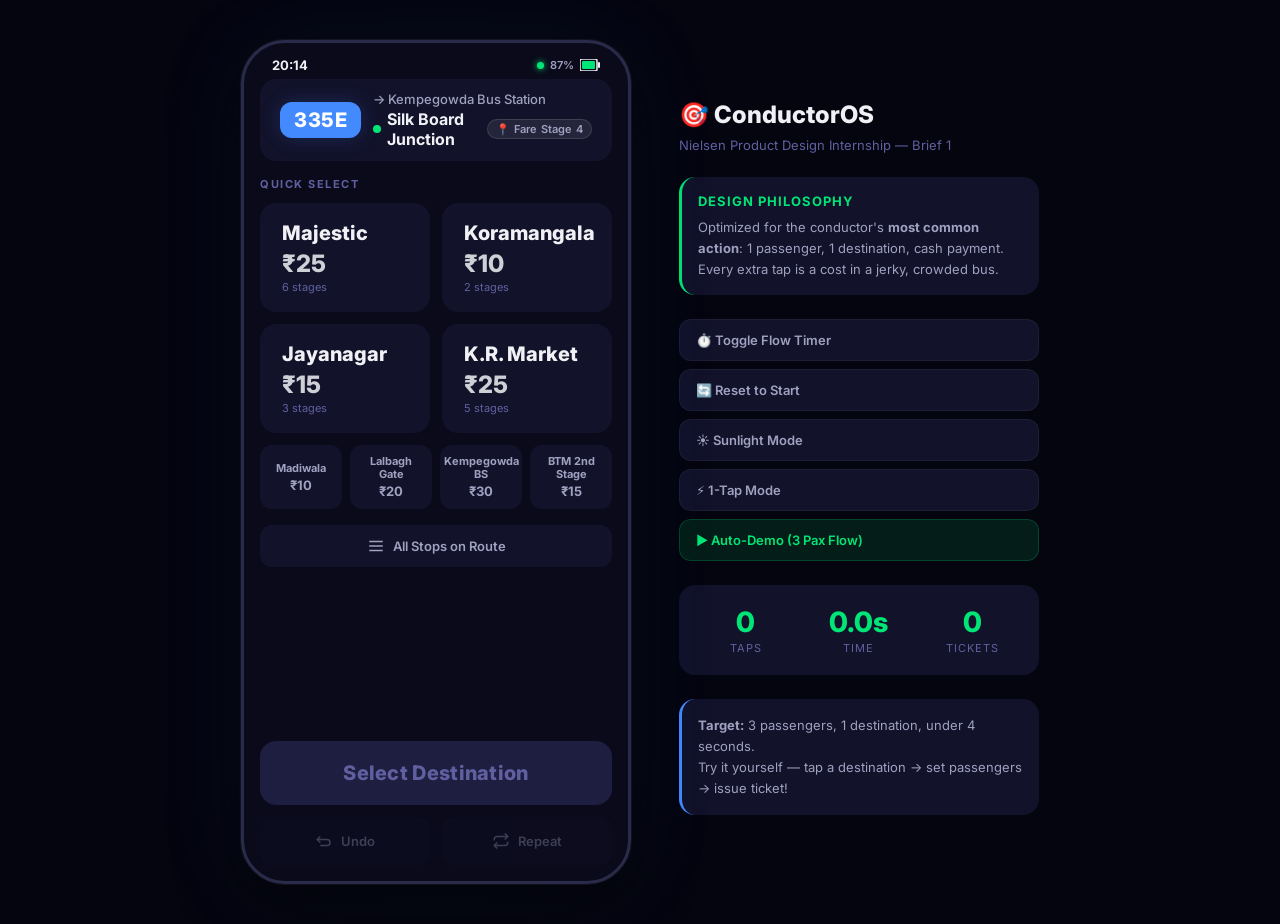
<file: index.html>
<!DOCTYPE html>
<html lang="en">
<head>
    <meta charset="UTF-8">
    <meta http-equiv="refresh" content="0; url=prototype/">
    <title>Redirecting to ConductorOS Prototype...</title>
    <script>
        window.location.href = "prototype/";
    </script>
</head>
<body style="background:#0A0A1A;color:#FFFFFF;font-family:sans-serif;display:flex;align-items:center;justify-content:center;height:100vh;margin:0;">
    <p>Redirecting to <a href="prototype/" style="color:#22C55E;font-weight:bold;">ConductorOS Prototype</a>...</p>
</body>
</html>
</file>
<file: prototype/styles.css>
/* ============================================
   ConductorOS — Design System & Styles (v2)
   Redesigned with User Obsession
   ============================================ */

/* --- CSS Custom Properties (Design Tokens) --- */
:root {
    /* Colors — High contrast dark theme for sunlight readability */
    --bg-primary: #0A0A1A;
    --bg-surface: #12122A;
    --bg-surface-elevated: #1E1E40;
    --bg-surface-hover: #282860;
    
    --text-primary: #F0F0F5;
    --text-secondary: #A0A0C0;
    --text-muted: #6060A0;
    
    /* Green = ACTIONS ONLY (confirm, success) */
    --accent-green: #00E676;
    --accent-green-dim: #00C85320;
    /* Red = cancel/undo */
    --accent-red: #FF5252;
    --accent-red-dim: #FF525220;
    /* Blue = informational highlights */
    --accent-blue: #448AFF;
    --accent-blue-dim: #448AFF25;
    /* Amber = warnings, timer */
    --accent-amber: #FFD740;
    --accent-amber-dim: #FFD74020;
    
    /* Typography */
    --font-family: 'Inter', -apple-system, BlinkMacSystemFont, 'Segoe UI', system-ui, sans-serif;
    --font-size-xs: 11px;
    --font-size-sm: 13px;
    --font-size-md: 16px;
    --font-size-lg: 20px;
    --font-size-xl: 24px;
    --font-size-2xl: 28px;
    --font-size-3xl: 36px;
    
    /* Spacing */
    --space-xs: 4px;
    --space-sm: 8px;
    --space-md: 12px;
    --space-lg: 16px;
    --space-xl: 20px;
    --space-2xl: 24px;
    --space-3xl: 32px;
    
    /* Touch Targets */
    --touch-min: 56px;
    --touch-gap: 12px;
    
    /* Borders */
    --radius-sm: 8px;
    --radius-md: 12px;
    --radius-lg: 16px;
    --radius-xl: 20px;
    --radius-full: 999px;
    
    /* Shadows */
    --shadow-sm: 0 2px 8px rgba(0, 0, 0, 0.3);
    --shadow-md: 0 4px 16px rgba(0, 0, 0, 0.4);
    --shadow-lg: 0 8px 32px rgba(0, 0, 0, 0.5);
    --shadow-glow-green: 0 0 20px rgba(0, 230, 118, 0.3);
    --shadow-glow-blue: 0 0 20px rgba(68, 138, 255, 0.2);
    --shadow-glow-red: 0 0 20px rgba(255, 82, 82, 0.3);
    
    /* Transitions */
    --ease-out: cubic-bezier(0.22, 1, 0.36, 1);
    --ease-spring: cubic-bezier(0.34, 1.56, 0.64, 1);
    --duration-fast: 150ms;
    --duration-normal: 250ms;
    --duration-slow: 400ms;
    
    /* Phone Frame */
    --phone-width: 390px;
    --phone-height: 844px;
}

/* ==============================================
   ☀️ SUNLIGHT MODE — High-Contrast Outdoor Theme
   Activated when conductor is in harsh outdoor glare.
   White background beats mirror-like dark screens.
   ============================================== */
.sunlight-mode .phone-frame {
    background: #FFFFFF;
    border-color: #D0D0D8;
    box-shadow: 0 20px 60px rgba(0,0,0,0.25);
}

.sunlight-mode .phone-frame .status-bar {
    color: #333355;
}
.sunlight-mode .phone-frame .time { color: #0A0A1A; }
.sunlight-mode .phone-frame .battery { color: #0A0A1A; }
.sunlight-mode .phone-frame .battery-icon rect:first-of-type { stroke: #0A0A1A; }
.sunlight-mode .phone-frame .battery-icon rect:nth-of-type(2) { fill: #0A0A1A; }

.sunlight-mode .phone-frame .context-strip {
    background: #F0F0F8;
    border: 1px solid #D8D8E8;
}
.sunlight-mode .phone-frame .route-direction { color: #555577; }
.sunlight-mode .phone-frame .current-stop { color: #0A0A1A; }
.sunlight-mode .phone-frame .stage-label { background: #E2E2EE; border-color: #C8C8DC; color: #1A1A3A; font-weight: 700; }

.sunlight-mode .phone-frame .section-label { color: #8888AA; }

.sunlight-mode .phone-frame .dest-card {
    background: #F5F5FC;
    border-color: transparent;
}
.sunlight-mode .phone-frame .dest-card-top:hover,
.sunlight-mode .phone-frame .dest-card-top:active {
    background: #E8E8F5;
    border-color: #1A5FCC;
}
.sunlight-mode .phone-frame .dest-card-sm:hover,
.sunlight-mode .phone-frame .dest-card-sm:active {
    background: #E8E8F5;
    border-color: #1A5FCC;
}
.sunlight-mode .phone-frame .dest-card-top .dest-card-name { color: #0A0A1A; }
.sunlight-mode .phone-frame .dest-card-top .dest-card-fare { color: #0A0A1A; }
.sunlight-mode .phone-frame .dest-card-top .dest-card-stages { color: #8888AA; }
.sunlight-mode .phone-frame .dest-card-sm .dest-card-name { color: #333355; }
.sunlight-mode .phone-frame .dest-card-sm .dest-card-fare { color: #333355; }

.sunlight-mode .phone-frame .all-stops-btn {
    background: #F0F0F8;
    color: #555577;
}
.sunlight-mode .phone-frame .all-stops-btn:hover {
    background: #E8E8F5;
    color: #0A0A1A;
}

.sunlight-mode .phone-frame .back-nav { color: #8888AA; }
.sunlight-mode .phone-frame .back-nav:hover { color: #0A0A1A; }

.sunlight-mode .phone-frame .selected-destination {
    background: linear-gradient(135deg, #EEEEF8, #F8F8FF);
    border-color: rgba(26,95,204,0.2);
}
.sunlight-mode .phone-frame .dest-name { color: #0A0A1A; }
.sunlight-mode .phone-frame .dest-meta .dest-fare { color: #0A0A1A; }
.sunlight-mode .phone-frame .dest-stages { color: #8888AA; }
.sunlight-mode .phone-frame .fare-label { color: #8888AA; }

.sunlight-mode .phone-frame .pax-btn {
    background: #F0F0F8;
    color: #555577;
    border-color: transparent;
}
.sunlight-mode .phone-frame .pax-btn:hover { background: #E8E8F5; color: #0A0A1A; }
.sunlight-mode .phone-frame .pax-btn.active {
    background: #D0E0FF;
    color: #1A3FCC;
    border-color: #1A5FCC;
    box-shadow: none;
}
.sunlight-mode .phone-frame .pax-stepper-row {
    background: #F0F0F8;
    border-color: #D0D0E0;
}
.sunlight-mode .phone-frame .pax-step-btn {
    background: #E0E0EC;
    color: #0A0A1A;
    border-color: #C0C0D4;
}
.sunlight-mode .phone-frame .pax-step-btn:hover {
    background: #1A5FCC;
    color: #FFFFFF;
}
.sunlight-mode .phone-frame .pax-step-value {
    color: #0A0A1A;
}
.sunlight-mode .phone-frame .pax-count-indicator {
    background: #D0E0FF;
    color: #1A3FCC;
}
.sunlight-mode .phone-frame .timer-badge {
    background: #E65100;
    color: #FFFFFF;
}

.sunlight-mode .phone-frame .payment-toggle {
    background: #F0F0F8;
    color: #0A0A1A;
}
.sunlight-mode .phone-frame .payment-toggle:hover { background: #E8E8F5; }
.sunlight-mode .phone-frame .pay-current-label { color: #0A0A1A; }
.sunlight-mode .phone-frame .pay-change-hint { color: #8888AA; }
.sunlight-mode .phone-frame .pay-btn {
    background: #F0F0F8;
    color: #555577;
}
.sunlight-mode .phone-frame .pay-btn:hover { background: #E8E8F5; color: #0A0A1A; }
.sunlight-mode .phone-frame .pay-btn.active {
    background: #D0E0FF;
    color: #1A3FCC;
    border-color: #1A5FCC;
}

.sunlight-mode .phone-frame .fare-summary { background: #F0F0F8; }
.sunlight-mode .phone-frame .fare-calc { color: #555577; }
.sunlight-mode .phone-frame .fare-total { color: #0A0A1A; }

.sunlight-mode .phone-frame .issue-btn {
    background: linear-gradient(135deg, #1A5FCC, #2979FF);
    color: #FFFFFF;
    box-shadow: 0 0 20px rgba(26,95,204,0.4);
}
.sunlight-mode .phone-frame .issue-btn:hover:not(:disabled) {
    box-shadow: 0 0 30px rgba(41,121,255,0.6);
}
.sunlight-mode .phone-frame .issue-btn:disabled {
    background: #E0E0EC;
    color: #9090AA;
    box-shadow: none;
}
.sunlight-mode .phone-frame .issue-btn.undo-mode {
    background: linear-gradient(135deg, #C62828, #E53935);
    color: #FFFFFF;
}

.sunlight-mode .phone-frame .quick-btn {
    background: #F0F0F8;
    color: #555577;
}
.sunlight-mode .phone-frame .quick-btn:hover:not(:disabled) {
    background: #E8E8F5;
    color: #0A0A1A;
}
.sunlight-mode .phone-frame .quick-btn:disabled { opacity: 0.35; }

.sunlight-mode .phone-frame .search-bar {
    background: #F0F0F8;
    border-color: transparent;
}
.sunlight-mode .phone-frame .search-bar:focus-within { border-color: #1A5FCC; }
.sunlight-mode .phone-frame .search-bar input { color: #0A0A1A; }
.sunlight-mode .phone-frame .search-bar input::placeholder { color: #9090AA; }

.sunlight-mode .phone-frame .stop-item {
    background: #F5F5FC;
    color: #0A0A1A;
}
.sunlight-mode .phone-frame .stop-item:hover { background: #E8E8F5; }
.sunlight-mode .phone-frame .stop-item .stop-fare { color: #444466; }
.sunlight-mode .phone-frame .stop-item.current {
    border-left-color: #1A5FCC;
    background: #D0E0FF;
}
.sunlight-mode .phone-frame .back-btn {
    background: #F0F0F8;
    color: #555577;
}
.sunlight-mode .phone-frame .back-btn:hover { background: #E8E8F5; color: #0A0A1A; }

.sunlight-mode .phone-frame .success-animation { background: #FFFFFF; }
.sunlight-mode .phone-frame .success-text { color: #1A7A40; }
.sunlight-mode .phone-frame .success-detail { color: #333355; }
.sunlight-mode .phone-frame .success-time { color: #8888AA; }
.sunlight-mode .phone-frame .checkmark-circle { stroke: #1A7A40; }
.sunlight-mode .phone-frame .checkmark-check { stroke: #1A7A40; }

.sunlight-mode .phone-frame .toast {
    background: #333355;
    color: #FFFFFF;
}

/* ☀️ Sunlight badge — floats inside status bar area */
.sunlight-badge {
    display: none;
    position: absolute;
    top: 8px;
    left: 50%;
    transform: translateX(-50%);
    background: #FFB300;
    color: #0A0A1A;
    font-size: 9px;
    font-weight: 800;
    letter-spacing: 1px;
    text-transform: uppercase;
    padding: 2px 10px;
    border-radius: var(--radius-full);
    z-index: 300;
    white-space: nowrap;
    pointer-events: none;
}
.sunlight-mode .sunlight-badge { display: block; }

/* ⚡ Quick-Issue mode badge — appears below section label on main screen */
.quick-issue-badge {
    display: none;
    align-items: center;
    gap: 6px;
    background: rgba(0, 230, 118, 0.12);
    border: 1px solid rgba(0, 230, 118, 0.3);
    border-radius: var(--radius-full);
    padding: 4px 12px;
    font-size: 10px;
    font-weight: 700;
    color: var(--accent-green);
    text-transform: uppercase;
    letter-spacing: 0.8px;
    margin-bottom: var(--space-md);
    width: fit-content;
}
.quick-issue-mode .quick-issue-badge { display: flex; }
.sunlight-mode .quick-issue-badge {
    background: rgba(26, 95, 204, 0.12);
    border-color: rgba(26, 95, 204, 0.3);
    color: #1A5FCC;
}

/* --- Reset & Base --- */
*, *::before, *::after {
    box-sizing: border-box;
    margin: 0;
    padding: 0;
    -webkit-tap-highlight-color: transparent;
}

html {
    font-size: 16px;
    -webkit-font-smoothing: antialiased;
    -moz-osx-font-smoothing: grayscale;
}

body {
    font-family: var(--font-family);
    background: #050510;
    color: var(--text-primary);
    display: flex;
    justify-content: center;
    align-items: flex-start;
    gap: 48px;
    min-height: 100vh;
    padding: 40px 24px;
    overflow-x: hidden;
}

button {
    font-family: var(--font-family);
    cursor: pointer;
    border: none;
    outline: none;
    -webkit-tap-highlight-color: transparent;
    user-select: none;
}

input {
    font-family: var(--font-family);
    outline: none;
    border: none;
}

/* --- Phone Frame --- */
.phone-frame {
    width: var(--phone-width);
    height: var(--phone-height);
    background: var(--bg-primary);
    border-radius: 44px;
    border: 3px solid #2A2A4A;
    overflow: hidden;
    position: relative;
    display: flex;
    flex-direction: column;
    box-shadow: 
        0 0 0 1px rgba(255,255,255,0.05),
        0 20px 60px rgba(0, 0, 0, 0.6),
        0 0 100px rgba(68, 138, 255, 0.08);
    flex-shrink: 0;
}

/* --- Status Bar --- */
.status-bar {
    display: flex;
    justify-content: space-between;
    align-items: center;
    padding: 14px 28px 6px;
    font-size: var(--font-size-xs);
    color: var(--text-secondary);
    flex-shrink: 0;
}

.status-right {
    display: flex;
    align-items: center;
    gap: 6px;
}

.connectivity-dot {
    width: 7px;
    height: 7px;
    border-radius: 50%;
    display: inline-block;
}

.connectivity-dot.online {
    background: var(--accent-green);
    box-shadow: 0 0 6px var(--accent-green);
}

.connectivity-dot.offline {
    background: var(--accent-red);
    box-shadow: 0 0 6px var(--accent-red);
}

.battery {
    font-weight: 600;
    font-size: var(--font-size-xs);
}

.battery-icon {
    vertical-align: middle;
}

.time {
    font-weight: 700;
    font-size: var(--font-size-sm);
    color: var(--text-primary);
}

/* --- Context Strip --- */
.context-strip {
    display: flex;
    align-items: center;
    gap: var(--space-md);
    padding: var(--space-md) var(--space-xl);
    background: var(--bg-surface);
    margin: 0 var(--space-lg);
    border-radius: var(--radius-lg);
    flex-shrink: 0;
}

.route-badge {
    background: var(--accent-blue);
    color: #fff;
    font-weight: 800;
    font-size: var(--font-size-lg);
    padding: 6px 14px;
    border-radius: var(--radius-md);
    letter-spacing: 0.5px;
    white-space: nowrap;
    box-shadow: var(--shadow-glow-blue);
}

.route-info {
    flex: 1;
    min-width: 0;
}

.route-direction {
    font-size: var(--font-size-sm);
    color: var(--text-secondary);
    font-weight: 500;
    white-space: nowrap;
    overflow: hidden;
    text-overflow: ellipsis;
}

.current-stop {
    display: flex;
    align-items: center;
    gap: 6px;
    font-size: var(--font-size-md);
    font-weight: 700;
    color: var(--text-primary);
    margin-top: 2px;
}

.pulse-dot {
    width: 8px;
    height: 8px;
    border-radius: 50%;
    background: var(--accent-green);
    display: inline-block;
    animation: pulse 2s infinite;
    flex-shrink: 0;
}

@keyframes pulse {
    0%, 100% { opacity: 1; transform: scale(1); }
    50% { opacity: 0.5; transform: scale(1.3); }
}

.stage-label {
    font-size: 11px;
    color: var(--text-secondary);
    font-weight: 600;
    background: rgba(255, 255, 255, 0.08);
    border: 1px solid rgba(255, 255, 255, 0.12);
    padding: 2px 8px;
    border-radius: var(--radius-full);
    margin-left: auto;
    flex-shrink: 0;
    display: inline-flex;
    align-items: center;
    gap: 3px;
    letter-spacing: 0.2px;
}

/* --- Main Content Area --- */
.main-content {
    flex: 1;
    overflow-y: auto;
    overflow-x: hidden;
    padding: var(--space-lg);
    position: relative;
    scrollbar-width: none;
}

.main-content::-webkit-scrollbar {
    display: none;
}

/* --- Screens --- */
.screen {
    display: none;
    animation: fadeIn var(--duration-normal) var(--ease-out);
}

.screen.active {
    display: block;
}

@keyframes fadeIn {
    from { opacity: 0; transform: translateY(8px); }
    to { opacity: 1; transform: translateY(0); }
}

/* --- Section Labels --- */
.section-label {
    font-size: var(--font-size-xs);
    font-weight: 700;
    color: var(--text-muted);
    text-transform: uppercase;
    letter-spacing: 1.5px;
    margin-bottom: var(--space-md);
}

/* ==============================================
   DESTINATION GRID — Pareto-Optimized
   Top 4 = large (80% of tickets), Bottom 4 = compact
   ============================================== */
.destination-grid {
    display: flex;
    flex-direction: column;
    gap: var(--touch-gap);
}

.dest-grid-top {
    display: grid;
    grid-template-columns: 1fr 1fr;
    gap: var(--touch-gap);
}

.dest-grid-bottom {
    display: grid;
    grid-template-columns: 1fr 1fr 1fr 1fr;
    gap: var(--space-sm);
}

/* Large destination cards (top 4) */
.dest-card {
    background: var(--bg-surface);
    border: 2px solid transparent;
    border-radius: var(--radius-lg);
    padding: var(--space-lg);
    display: flex;
    flex-direction: column;
    justify-content: center;
    transition: all var(--duration-fast) var(--ease-out);
    position: relative;
    overflow: hidden;
    text-align: left;
}

.dest-card::before {
    content: '';
    position: absolute;
    inset: 0;
    background: linear-gradient(135deg, rgba(68,138,255,0.08), transparent);
    opacity: 0;
    transition: opacity var(--duration-fast);
}

.dest-card:hover::before,
.dest-card:active::before {
    opacity: 1;
}

.dest-card-top {
    min-height: 80px;
    padding: var(--space-lg) var(--space-xl);
}

.dest-card-top:hover,
.dest-card-top:active {
    border-color: var(--accent-blue);
    background: var(--bg-surface-hover);
    transform: scale(0.97);
}

.dest-card-top .dest-card-name {
    font-size: var(--font-size-lg);
    font-weight: 800;
    color: var(--text-primary);
    line-height: 1.2;
    position: relative;
    z-index: 1;
}

/* FARE = neutral white, NOT green (green = actions only) */
.dest-card-top .dest-card-fare {
    font-size: var(--font-size-xl);
    font-weight: 800;
    color: var(--text-primary);
    opacity: 0.85;
    margin-top: 4px;
    position: relative;
    z-index: 1;
}

.dest-card-top .dest-card-stages {
    font-size: var(--font-size-xs);
    color: var(--text-muted);
    margin-top: 2px;
    position: relative;
    z-index: 1;
}

/* Small destination cards (bottom 4) */
.dest-card-sm {
    min-height: 52px;
    padding: var(--space-sm) var(--space-md);
    border-radius: var(--radius-md);
    text-align: center;
    align-items: center;
}

.dest-card-sm:hover,
.dest-card-sm:active {
    border-color: var(--accent-blue);
    background: var(--bg-surface-hover);
    transform: scale(0.96);
}

.dest-card-sm .dest-card-name {
    font-size: var(--font-size-xs);
    font-weight: 700;
    color: var(--text-secondary);
    line-height: 1.2;
    position: relative;
    z-index: 1;
}

.dest-card-sm .dest-card-fare {
    font-size: var(--font-size-sm);
    font-weight: 700;
    color: var(--text-secondary);
    margin-top: 2px;
    position: relative;
    z-index: 1;
}

/* --- All Stops Button --- */
.all-stops-btn {
    display: flex;
    align-items: center;
    justify-content: center;
    gap: var(--space-sm);
    width: 100%;
    padding: var(--space-md);
    margin-top: var(--space-lg);
    background: var(--bg-surface);
    color: var(--text-secondary);
    border-radius: var(--radius-md);
    font-size: var(--font-size-sm);
    font-weight: 600;
    transition: all var(--duration-fast);
}

.all-stops-btn:hover {
    background: var(--bg-surface-elevated);
    color: var(--text-primary);
}

/* ==============================================
   TICKET CONFIG SCREEN
   ============================================== */

/* Back navigation */
.back-nav {
    display: flex;
    align-items: center;
    gap: var(--space-xs);
    background: none;
    color: var(--text-muted);
    font-size: var(--font-size-sm);
    font-weight: 600;
    padding: var(--space-sm) 0;
    margin-bottom: var(--space-sm);
    transition: color var(--duration-fast);
}

.back-nav:hover {
    color: var(--text-primary);
}

.selected-destination {
    background: linear-gradient(135deg, var(--bg-surface-elevated), var(--bg-surface));
    border: 1px solid rgba(68, 138, 255, 0.15);
    border-radius: var(--radius-xl);
    padding: var(--space-xl);
    text-align: center;
    margin-bottom: var(--space-xl);
}

.dest-name {
    font-size: var(--font-size-2xl);
    font-weight: 800;
    color: var(--text-primary);
}

.dest-meta {
    display: flex;
    align-items: center;
    justify-content: center;
    gap: var(--space-md);
    margin-top: var(--space-sm);
}

.dest-stages {
    font-size: var(--font-size-sm);
    color: var(--text-muted);
}

.dest-fare {
    font-size: var(--font-size-lg);
    font-weight: 800;
    color: var(--text-primary);
    opacity: 0.85;
}

.fare-label {
    font-size: var(--font-size-xs);
    color: var(--text-muted);
}

/* --- Config Sections --- */
.config-section {
    margin-bottom: var(--space-xl);
}

/* --- Passenger Selector --- */
.passenger-selector {
    display: flex;
    gap: var(--touch-gap);
}

.pax-btn {
    flex: 1;
    height: var(--touch-min);
    background: var(--bg-surface);
    color: var(--text-secondary);
    border-radius: var(--radius-md);
    font-size: var(--font-size-lg);
    font-weight: 700;
    transition: all var(--duration-fast) var(--ease-out);
    border: 2px solid transparent;
}

.pax-btn:hover {
    background: var(--bg-surface-hover);
    color: var(--text-primary);
}

.pax-btn.active {
    background: var(--accent-blue-dim);
    color: var(--accent-blue);
    border-color: var(--accent-blue);
    box-shadow: var(--shadow-glow-blue);
}

.section-label-row {
    display: flex;
    justify-content: space-between;
    align-items: center;
    margin-bottom: var(--space-sm);
}

.pax-count-indicator {
    font-size: var(--font-size-xs);
    font-weight: 700;
    color: var(--accent-blue);
    background: var(--accent-blue-dim);
    padding: 2px 8px;
    border-radius: var(--radius-full);
}

.pax-stepper-row {
    display: flex;
    align-items: center;
    justify-content: space-between;
    margin-top: var(--space-md);
    padding: 8px 14px;
    background: var(--bg-surface);
    border-radius: var(--radius-md);
    border: 1px solid rgba(68, 138, 255, 0.25);
    animation: fadeIn 0.2s var(--ease-out);
}

.pax-stepper-label {
    font-size: var(--font-size-sm);
    color: var(--text-secondary);
    font-weight: 600;
}

.pax-stepper {
    display: flex;
    align-items: center;
    gap: var(--space-md);
}

.pax-step-btn {
    width: 36px;
    height: 36px;
    border-radius: var(--radius-full);
    background: var(--bg-surface-elevated);
    color: var(--text-primary);
    font-size: var(--font-size-lg);
    font-weight: 800;
    display: flex;
    align-items: center;
    justify-content: center;
    transition: all var(--duration-fast);
    border: 1px solid rgba(255, 255, 255, 0.1);
}

.pax-step-btn:hover {
    background: var(--accent-blue);
    color: #FFFFFF;
}

.pax-step-btn:active {
    transform: scale(0.92);
}

.pax-step-value {
    font-size: var(--font-size-xl);
    font-weight: 800;
    color: var(--text-primary);
    min-width: 24px;
    text-align: center;
}

/* ==============================================
   PAYMENT — Collapsed by Default
   Cash is 80%+ of transactions. Don't show 3 options 
   every time — collapse into a toggle.
   ============================================== */
.payment-toggle {
    display: flex;
    align-items: center;
    justify-content: space-between;
    width: 100%;
    padding: var(--space-md) var(--space-lg);
    background: var(--bg-surface);
    border-radius: var(--radius-md);
    color: var(--text-primary);
    font-size: var(--font-size-sm);
    font-weight: 600;
    transition: all var(--duration-fast);
}

.payment-toggle:hover {
    background: var(--bg-surface-elevated);
}

.pay-current-label {
    color: var(--text-primary);
}

.pay-change-hint {
    color: var(--text-muted);
    font-size: var(--font-size-xs);
}

.payment-expandable {
    max-height: 0;
    overflow: hidden;
    transition: max-height var(--duration-normal) var(--ease-out), 
                margin-top var(--duration-normal) var(--ease-out);
    margin-top: 0;
}

.payment-expandable.expanded {
    max-height: 80px;
    margin-top: var(--space-md);
}

.payment-selector {
    display: flex;
    gap: var(--touch-gap);
}

.pay-btn {
    flex: 1;
    height: 52px;
    background: var(--bg-surface);
    color: var(--text-secondary);
    border-radius: var(--radius-md);
    font-size: var(--font-size-sm);
    font-weight: 600;
    display: flex;
    flex-direction: column;
    align-items: center;
    justify-content: center;
    gap: 2px;
    transition: all var(--duration-fast) var(--ease-out);
    border: 2px solid transparent;
}

.pay-btn:hover {
    background: var(--bg-surface-hover);
    color: var(--text-primary);
}

.pay-btn.active {
    background: var(--accent-blue-dim);
    color: var(--accent-blue);
    border-color: var(--accent-blue);
}

.pay-icon {
    font-size: 18px;
}

/* --- Fare Summary --- */
.fare-summary {
    background: var(--bg-surface);
    border-radius: var(--radius-lg);
    padding: var(--space-lg) var(--space-xl);
}

.fare-breakdown {
    display: flex;
    justify-content: space-between;
    align-items: center;
}

.fare-calc {
    font-size: var(--font-size-md);
    color: var(--text-secondary);
    font-weight: 500;
}

/* FARE TOTAL = bright white, not green. It's INFO not ACTION. */
.fare-total {
    font-size: var(--font-size-3xl);
    font-weight: 900;
    color: var(--text-primary);
}

/* --- All Stops List Screen --- */
.search-bar {
    display: flex;
    align-items: center;
    gap: var(--space-sm);
    background: var(--bg-surface);
    border-radius: var(--radius-lg);
    padding: var(--space-md) var(--space-lg);
    margin-bottom: var(--space-lg);
    border: 2px solid transparent;
    transition: border-color var(--duration-fast);
}

.search-bar:focus-within {
    border-color: var(--accent-blue);
}

.search-bar input {
    flex: 1;
    background: transparent;
    color: var(--text-primary);
    font-size: var(--font-size-md);
}

.search-bar input::placeholder {
    color: var(--text-muted);
}

.stops-list {
    display: flex;
    flex-direction: column;
    gap: 2px;
    max-height: 400px;
    overflow-y: auto;
    scrollbar-width: thin;
    scrollbar-color: var(--bg-surface-elevated) transparent;
}

.stop-item {
    display: flex;
    justify-content: space-between;
    align-items: center;
    padding: var(--space-md) var(--space-lg);
    background: var(--bg-surface);
    border-radius: var(--radius-sm);
    font-size: var(--font-size-md);
    color: var(--text-primary);
    cursor: pointer;
    transition: background var(--duration-fast);
    min-height: 48px;
}

.stop-item:hover, .stop-item:active {
    background: var(--bg-surface-hover);
}

.stop-item .stop-fare {
    color: var(--text-secondary);
    font-weight: 700;
}

.stop-item.past {
    opacity: 0.35;
    pointer-events: none;
}

.stop-item.current {
    border-left: 3px solid var(--accent-green);
    background: var(--accent-green-dim);
}

.back-btn {
    width: 100%;
    padding: var(--space-md);
    margin-top: var(--space-lg);
    background: var(--bg-surface);
    color: var(--text-secondary);
    border-radius: var(--radius-md);
    font-size: var(--font-size-sm);
    font-weight: 600;
    transition: all var(--duration-fast);
}

.back-btn:hover {
    background: var(--bg-surface-elevated);
    color: var(--text-primary);
}

/* --- Success Screen --- */
.success-animation {
    display: flex;
    flex-direction: column;
    align-items: center;
    justify-content: center;
    padding: var(--space-3xl) 0;
    text-align: center;
}

.success-circle {
    margin-bottom: var(--space-xl);
    animation: scaleIn 0.4s var(--ease-spring);
}

@keyframes scaleIn {
    from { transform: scale(0); opacity: 0; }
    to { transform: scale(1); opacity: 1; }
}

.checkmark-circle {
    stroke-dasharray: 226;
    stroke-dashoffset: 226;
    animation: drawCircle 0.6s var(--ease-out) 0.1s forwards;
}

@keyframes drawCircle {
    to { stroke-dashoffset: 0; }
}

.checkmark-check {
    stroke-dasharray: 60;
    stroke-dashoffset: 60;
    animation: drawCheck 0.4s var(--ease-out) 0.5s forwards;
}

@keyframes drawCheck {
    to { stroke-dashoffset: 0; }
}

.success-text {
    font-size: var(--font-size-2xl);
    font-weight: 800;
    color: var(--accent-green);
    margin-bottom: var(--space-sm);
}

.success-detail {
    font-size: var(--font-size-md);
    color: var(--text-secondary);
}

.success-time {
    font-size: var(--font-size-sm);
    color: var(--text-muted);
    margin-top: var(--space-sm);
}

/* ==============================================
   ACTION ZONE — Issue Ticket Button
   GREEN = the ONLY green element on screen.
   This is the action. Everything else is neutral.
   ============================================== */
.action-zone {
    padding: var(--space-md) var(--space-lg);
    flex-shrink: 0;
}

.issue-btn {
    width: 100%;
    height: 64px;
    background: linear-gradient(135deg, #00C853, #00E676);
    color: #0A0A1A;
    border-radius: var(--radius-lg);
    font-size: var(--font-size-lg);
    font-weight: 800;
    display: flex;
    align-items: center;
    justify-content: center;
    gap: var(--space-sm);
    transition: all var(--duration-fast) var(--ease-out);
    box-shadow: var(--shadow-glow-green);
    letter-spacing: 0.3px;
}

.issue-btn:hover:not(:disabled) {
    transform: scale(0.98);
    box-shadow: 0 0 30px rgba(0, 230, 118, 0.5);
}

.issue-btn:active:not(:disabled) {
    transform: scale(0.95);
}

.issue-btn:disabled {
    background: var(--bg-surface-elevated);
    color: var(--text-muted);
    box-shadow: none;
    cursor: default;
}

/* UNDO MODE — button transforms to red undo */
.issue-btn.undo-mode {
    background: linear-gradient(135deg, #D32F2F, #FF5252);
    color: white;
    box-shadow: var(--shadow-glow-red);
    animation: pulseUndo 1.5s ease-in-out infinite;
}

.issue-btn.undo-mode:hover {
    box-shadow: 0 0 30px rgba(255, 82, 82, 0.5);
}

@keyframes pulseUndo {
    0%, 100% { box-shadow: var(--shadow-glow-red); }
    50% { box-shadow: 0 0 25px rgba(255, 82, 82, 0.5); }
}

/* --- Quick Actions --- */
.quick-actions {
    display: flex;
    gap: var(--touch-gap);
    padding: 0 var(--space-lg) var(--space-lg);
    flex-shrink: 0;
}

.quick-btn {
    flex: 1;
    height: 48px;
    background: var(--bg-surface);
    color: var(--text-secondary);
    border-radius: var(--radius-md);
    font-size: var(--font-size-sm);
    font-weight: 600;
    display: flex;
    align-items: center;
    justify-content: center;
    gap: var(--space-sm);
    transition: all var(--duration-fast);
}

.quick-btn:hover:not(:disabled) {
    background: var(--bg-surface-elevated);
    color: var(--text-primary);
}

.quick-btn:disabled {
    opacity: 0.35;
    cursor: default;
}

.undo-btn:hover:not(:disabled) {
    color: var(--accent-red);
}

.repeat-btn:hover:not(:disabled) {
    color: var(--accent-blue);
}

/* --- Toast --- */
.toast {
    position: absolute;
    bottom: 160px;
    left: 50%;
    transform: translateX(-50%) translateY(20px);
    background: var(--bg-surface-elevated);
    color: var(--text-primary);
    padding: var(--space-md) var(--space-xl);
    border-radius: var(--radius-full);
    font-size: var(--font-size-sm);
    font-weight: 600;
    opacity: 0;
    pointer-events: none;
    transition: all var(--duration-normal) var(--ease-out);
    white-space: nowrap;
    z-index: 100;
    box-shadow: var(--shadow-md);
}

.toast.show {
    opacity: 1;
    transform: translateX(-50%) translateY(0);
}

/* --- Timer Overlay (Repositioned below context strip to never block Fare Stage) --- */
.timer-overlay {
    position: absolute;
    top: 104px;
    right: var(--space-lg);
    z-index: 200;
    display: none;
    pointer-events: none;
}

.timer-overlay.active {
    display: flex;
}

.timer-badge {
    background: var(--accent-amber);
    color: #0A0A1A;
    padding: 3px 10px;
    border-radius: var(--radius-full);
    display: inline-flex;
    flex-direction: row;
    align-items: center;
    gap: 6px;
    box-shadow: 0 0 15px rgba(255, 215, 64, 0.4);
}

.timer-value {
    font-size: 12px;
    font-weight: 800;
    font-variant-numeric: tabular-nums;
}

.timer-label {
    font-size: 9px;
    font-weight: 800;
    text-transform: uppercase;
    letter-spacing: 0.8px;
    opacity: 0.85;
}

/* ==============================================
   DEMO CONTROLS (Outside Phone Frame)
   ============================================== */
.demo-controls {
    max-width: 360px;
    padding-top: 60px;
    flex-shrink: 0;
}

.demo-controls h2 {
    font-size: var(--font-size-xl);
    font-weight: 800;
    color: var(--text-primary);
    margin-bottom: var(--space-sm);
}

.demo-subtitle {
    font-size: var(--font-size-sm);
    color: var(--text-muted);
    margin-bottom: var(--space-2xl);
}

.demo-info-card {
    background: var(--bg-surface);
    border-radius: var(--radius-lg);
    padding: var(--space-lg);
    margin-bottom: var(--space-2xl);
    border-left: 3px solid var(--accent-green);
}

.demo-info-title {
    font-size: var(--font-size-sm);
    font-weight: 700;
    color: var(--accent-green);
    text-transform: uppercase;
    letter-spacing: 1px;
    margin-bottom: var(--space-sm);
}

.demo-info-card p {
    font-size: var(--font-size-sm);
    color: var(--text-secondary);
    line-height: 1.6;
}

.demo-actions {
    display: flex;
    flex-direction: column;
    gap: var(--space-sm);
    margin-bottom: var(--space-2xl);
}

.demo-btn {
    padding: var(--space-md) var(--space-lg);
    background: var(--bg-surface);
    color: var(--text-secondary);
    border-radius: var(--radius-md);
    font-size: var(--font-size-sm);
    font-weight: 600;
    text-align: left;
    transition: all var(--duration-fast);
    border: 1px solid rgba(255,255,255,0.05);
}

.demo-btn:hover {
    background: var(--bg-surface-elevated);
    color: var(--text-primary);
    border-color: rgba(255,255,255,0.1);
}

.demo-btn-primary {
    background: var(--accent-green-dim);
    color: var(--accent-green);
    border-color: rgba(0, 230, 118, 0.2);
}

.demo-btn-primary:hover {
    background: rgba(0, 200, 83, 0.2);
    color: var(--accent-green);
}

.demo-stats {
    display: flex;
    gap: var(--space-xl);
    margin-bottom: var(--space-2xl);
    padding: var(--space-xl);
    background: var(--bg-surface);
    border-radius: var(--radius-lg);
}

.stat {
    display: flex;
    flex-direction: column;
    align-items: center;
    flex: 1;
}

.stat-value {
    font-size: var(--font-size-2xl);
    font-weight: 800;
    color: var(--accent-green);
}

.stat-label {
    font-size: var(--font-size-xs);
    color: var(--text-muted);
    text-transform: uppercase;
    letter-spacing: 1px;
    margin-top: 2px;
}

.demo-note {
    font-size: var(--font-size-sm);
    color: var(--text-secondary);
    line-height: 1.6;
    padding: var(--space-lg);
    background: var(--bg-surface);
    border-radius: var(--radius-lg);
    border-left: 3px solid var(--accent-blue);
}

/* --- Responsive --- */
@media (max-width: 900px) {
    body {
        flex-direction: column;
        align-items: center;
        gap: 32px;
        padding: 20px 12px;
    }
    
    .demo-controls {
        padding-top: 0;
        max-width: var(--phone-width);
        width: 100%;
    }
}

/* On actual mobile phones (evaluator uses their phone on GitHub Pages),
   phone frame fills screen and demo controls become a compact footer bar */
@media (max-width: 500px) {
    body {
        flex-direction: column;
        padding: 0;
        gap: 0;
        background: var(--bg-primary);
    }
    
    .phone-frame {
        width: 100%;
        height: auto;
        min-height: calc(100svh - 100px);
        border-radius: 0;
        border: none;
        border-bottom: 1px solid rgba(255,255,255,0.06);
    }
    
    .sunlight-mode .phone-frame {
        border-bottom: 1px solid #D0D0D8;
    }
    
    .demo-controls {
        padding-top: 0;
        max-width: 100%;
        width: 100%;
        padding: 8px 12px 16px;
    }
    
    .demo-controls h2,
    .demo-subtitle,
    .demo-info-card,
    .demo-stats,
    .demo-note {
        display: none;
    }
    
    .demo-actions {
        flex-direction: row;
        gap: 6px;
        margin-bottom: 0;
        overflow-x: auto;
        scrollbar-width: none;
    }
    
    .demo-btn {
        white-space: nowrap;
        padding: 8px 12px;
        font-size: 12px;
    }
}
</file>
